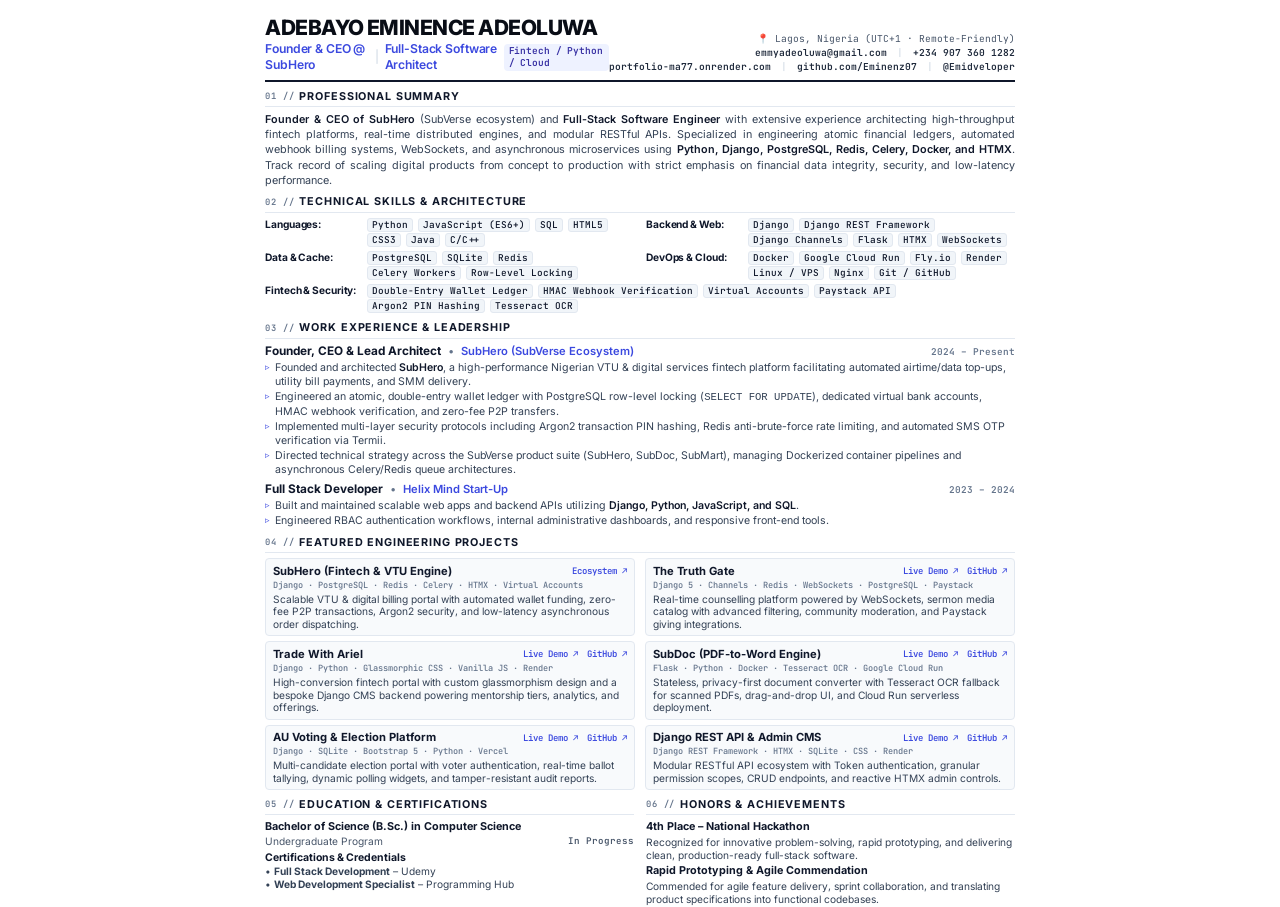
<file: resume_temp.html>
<!DOCTYPE html>
<html lang="en">
<head>
<meta charset="UTF-8">
<title>Adebayo Eminence Adeoluwa - Resume</title>
<link rel="preconnect" href="https://fonts.googleapis.com">
<link rel="preconnect" href="https://fonts.gstatic.com" crossorigin>
<link href="https://fonts.googleapis.com/css2?family=Inter:wght@300;400;500;600;700;800&family=JetBrains+Mono:wght@400;500;600;700&display=swap" rel="stylesheet">
<style>
  @page {
    size: A4;
    margin: 0;
  }
  * {
    box-sizing: border-box;
    margin: 0;
    padding: 0;
    -webkit-print-color-adjust: exact;
    print-color-adjust: exact;
  }
  html, body {
    height: 100%;
  }
  body {
    font-family: 'Inter', -apple-system, BlinkMacSystemFont, 'Segoe UI', Roboto, sans-serif;
    color: #1a1d20;
    background-color: #ffffff;
    line-height: 1.34;
    font-size: 11.2px;
    padding: 16px 22px;
    max-width: 210mm;
    margin: 0 auto;
  }

  /* Header */
  .header {
    border-bottom: 2px solid #0f172a;
    padding-bottom: 6px;
    margin-bottom: 8px;
    display: flex;
    justify-content: space-between;
    align-items: flex-end;
  }
  .header-left {
    flex: 1;
  }
  .name {
    font-size: 21px;
    font-weight: 800;
    letter-spacing: -0.025em;
    color: #090d16;
    text-transform: uppercase;
    line-height: 1.1;
  }
  .title {
    font-size: 12.2px;
    font-weight: 600;
    color: #3b49df;
    letter-spacing: -0.01em;
    margin-top: 2px;
    display: flex;
    align-items: center;
    gap: 6px;
  }
  .title-tag {
    font-family: 'JetBrains Mono', monospace;
    font-size: 9.5px;
    background: #eef2ff;
    color: #3730a3;
    padding: 1px 5px;
    border-radius: 4px;
    font-weight: 600;
  }
  .contacts {
    text-align: right;
    font-family: 'JetBrains Mono', monospace;
    font-size: 9.6px;
    color: #475569;
    line-height: 1.45;
  }
  .contacts a {
    color: #1e293b;
    text-decoration: none;
    font-weight: 600;
  }
  .contacts a:hover {
    color: #3b49df;
  }
  .contacts .separator {
    color: #cbd5e1;
    margin: 0 4px;
  }

  /* Sections */
  .section {
    margin-bottom: 7.5px;
  }
  .section-title {
    font-size: 10.8px;
    font-weight: 700;
    text-transform: uppercase;
    letter-spacing: 0.08em;
    color: #0f172a;
    display: flex;
    align-items: center;
    gap: 5px;
    border-bottom: 1px solid #e2e8f0;
    padding-bottom: 2px;
    margin-bottom: 5px;
  }
  .section-title span.badge-num {
    font-family: 'JetBrains Mono', monospace;
    font-size: 8.8px;
    color: #64748b;
    font-weight: 600;
  }

  /* Summary */
  .summary-text {
    color: #334155;
    font-size: 10.8px;
    line-height: 1.4;
    text-align: justify;
  }
  .summary-text strong {
    color: #0f172a;
    font-weight: 600;
  }

  /* Skills Grid */
  .skills-container {
    display: grid;
    grid-template-columns: 1fr 1fr;
    gap: 3px 12px;
    font-size: 10.6px;
  }
  .skill-group {
    display: flex;
    align-items: baseline;
    gap: 4px;
    line-height: 1.28;
  }
  .skill-cat {
    font-weight: 700;
    color: #0f172a;
    min-width: 98px;
    font-size: 10.2px;
    letter-spacing: -0.01em;
  }
  .skill-list {
    color: #334155;
    flex: 1;
  }
  .pill {
    display: inline-block;
    background: #f1f5f9;
    color: #0f172a;
    padding: 0px 4px;
    border-radius: 3px;
    font-size: 9.4px;
    font-family: 'JetBrains Mono', monospace;
    margin-right: 2px;
    margin-bottom: 1px;
    border: 1px solid #e2e8f0;
    font-weight: 500;
  }

  /* Experience & Projects Items */
  .exp-item {
    margin-bottom: 5px;
  }
  .exp-item:last-child {
    margin-bottom: 0;
  }
  .item-header {
    display: flex;
    justify-content: space-between;
    align-items: baseline;
    margin-bottom: 1.5px;
  }
  .item-role {
    font-size: 11.8px;
    font-weight: 700;
    color: #0f172a;
  }
  .item-company {
    font-weight: 600;
    color: #3b49df;
  }
  .item-date {
    font-family: 'JetBrains Mono', monospace;
    font-size: 9.4px;
    color: #64748b;
    font-weight: 600;
  }
  .item-bullets {
    list-style: none;
    padding-left: 0;
    margin-top: 1px;
  }
  .item-bullets li {
    position: relative;
    padding-left: 10px;
    margin-bottom: 1.5px;
    color: #334155;
    font-size: 10.6px;
    line-height: 1.3;
  }
  .item-bullets li::before {
    content: "▹";
    position: absolute;
    left: 0;
    color: #3b49df;
    font-size: 9px;
  }
  .item-bullets li strong {
    color: #0f172a;
    font-weight: 600;
  }

  /* Project Specifics */
  .project-grid {
    display: grid;
    grid-template-columns: 1fr 1fr;
    gap: 5px 10px;
  }
  .project-card {
    background: #f8fafc;
    border: 1px solid #e2e8f0;
    border-radius: 4px;
    padding: 4.5px 7px;
  }
  .project-title {
    display: flex;
    justify-content: space-between;
    align-items: center;
    margin-bottom: 1px;
  }
  .project-name {
    font-size: 11.2px;
    font-weight: 700;
    color: #0f172a;
  }
  .project-links {
    font-family: 'JetBrains Mono', monospace;
    font-size: 9px;
  }
  .project-links a {
    color: #3b49df;
    text-decoration: none;
    font-weight: 600;
    margin-left: 4px;
  }
  .project-tech {
    font-family: 'JetBrains Mono', monospace;
    font-size: 8.6px;
    color: #64748b;
    margin-bottom: 1.5px;
    font-weight: 500;
  }
  .project-detail {
    font-size: 10.2px;
    color: #334155;
    line-height: 1.25;
  }

  /* Bottom Dual Columns (Education, Certs & Awards) */
  .bottom-grid {
    display: grid;
    grid-template-columns: 1fr 1fr;
    gap: 12px;
  }
  .sub-item {
    margin-bottom: 2.5px;
  }
  .sub-title {
    font-size: 10.8px;
    font-weight: 700;
    color: #0f172a;
  }
  .sub-sub {
    font-size: 10.2px;
    color: #475569;
    display: flex;
    justify-content: space-between;
  }
</style>
</head>
<body>

  <!-- Header -->
  <header class="header">
    <div class="header-left">
      <h1 class="name">Adebayo Eminence Adeoluwa</h1>
      <div class="title">
        Founder &amp; CEO @ SubHero <span style="color:#cbd5e1;font-weight:400;">|</span> Full-Stack Software Architect
        <span class="title-tag">Fintech / Python / Cloud</span>
      </div>
    </div>
    <div class="contacts">
      <div>📍 Lagos, Nigeria (UTC+1 · Remote-Friendly)</div>
      <div>
        <a href="mailto:emmyadeoluwa@gmail.com">emmyadeoluwa@gmail.com</a>
        <span class="separator">|</span>
        <a href="tel:+2349073601282">+234 907 360 1282</a>
      </div>
      <div>
        <a href="https://portfolio-ma77.onrender.com/" target="_blank">portfolio-ma77.onrender.com</a>
        <span class="separator">|</span>
        <a href="https://github.com/Eminenz07" target="_blank">github.com/Eminenz07</a>
        <span class="separator">|</span>
        <a href="https://x.com/Emidveloper" target="_blank">@Emidveloper</a>
      </div>
    </div>
  </header>

  <!-- Summary -->
  <section class="section">
    <div class="section-title"><span class="badge-num">01 //</span> Professional Summary</div>
    <p class="summary-text">
      <strong>Founder &amp; CEO of SubHero</strong> (SubVerse ecosystem) and <strong>Full-Stack Software Engineer</strong> with extensive experience architecting high-throughput fintech platforms, real-time distributed engines, and modular RESTful APIs. Specialized in engineering atomic financial ledgers, automated webhook billing systems, WebSockets, and asynchronous microservices using <strong>Python, Django, PostgreSQL, Redis, Celery, Docker, and HTMX</strong>. Track record of scaling digital products from concept to production with strict emphasis on financial data integrity, security, and low-latency performance.
    </p>
  </section>

  <!-- Technical Skills -->
  <section class="section">
    <div class="section-title"><span class="badge-num">02 //</span> Technical Skills &amp; Architecture</div>
    <div class="skills-container">
      <div class="skill-group">
        <span class="skill-cat">Languages:</span>
        <span class="skill-list">
          <span class="pill">Python</span>
          <span class="pill">JavaScript (ES6+)</span>
          <span class="pill">SQL</span>
          <span class="pill">HTML5</span>
          <span class="pill">CSS3</span>
          <span class="pill">Java</span>
          <span class="pill">C/C++</span>
        </span>
      </div>
      <div class="skill-group">
        <span class="skill-cat">Backend &amp; Web:</span>
        <span class="skill-list">
          <span class="pill">Django</span>
          <span class="pill">Django REST Framework</span>
          <span class="pill">Django Channels</span>
          <span class="pill">Flask</span>
          <span class="pill">HTMX</span>
          <span class="pill">WebSockets</span>
        </span>
      </div>
      <div class="skill-group">
        <span class="skill-cat">Data &amp; Cache:</span>
        <span class="skill-list">
          <span class="pill">PostgreSQL</span>
          <span class="pill">SQLite</span>
          <span class="pill">Redis</span>
          <span class="pill">Celery Workers</span>
          <span class="pill">Row-Level Locking</span>
        </span>
      </div>
      <div class="skill-group">
        <span class="skill-cat">DevOps &amp; Cloud:</span>
        <span class="skill-list">
          <span class="pill">Docker</span>
          <span class="pill">Google Cloud Run</span>
          <span class="pill">Fly.io</span>
          <span class="pill">Render</span>
          <span class="pill">Linux / VPS</span>
          <span class="pill">Nginx</span>
          <span class="pill">Git / GitHub</span>
        </span>
      </div>
      <div class="skill-group" style="grid-column: span 2;">
        <span class="skill-cat">Fintech &amp; Security:</span>
        <span class="skill-list">
          <span class="pill">Double-Entry Wallet Ledger</span>
          <span class="pill">HMAC Webhook Verification</span>
          <span class="pill">Virtual Accounts</span>
          <span class="pill">Paystack API</span>
          <span class="pill">Argon2 PIN Hashing</span>
          <span class="pill">Tesseract OCR</span>
        </span>
      </div>
    </div>
  </section>

  <!-- Work Experience -->
  <section class="section">
    <div class="section-title"><span class="badge-num">03 //</span> Work Experience &amp; Leadership</div>
    
    <div class="exp-item">
      <div class="item-header">
        <div>
          <span class="item-role">Founder, CEO &amp; Lead Architect</span>
          <span style="color:#64748b;margin:0 4px;">•</span>
          <span class="item-company">SubHero (SubVerse Ecosystem)</span>
        </div>
        <span class="item-date">2024 – Present</span>
      </div>
      <ul class="item-bullets">
        <li>Founded and architected <strong>SubHero</strong>, a high-performance Nigerian VTU &amp; digital services fintech platform facilitating automated airtime/data top-ups, utility bill payments, and SMM delivery.</li>
        <li>Engineered an atomic, double-entry wallet ledger with PostgreSQL row-level locking (<code>SELECT FOR UPDATE</code>), dedicated virtual bank accounts, HMAC webhook verification, and zero-fee P2P transfers.</li>
        <li>Implemented multi-layer security protocols including Argon2 transaction PIN hashing, Redis anti-brute-force rate limiting, and automated SMS OTP verification via Termii.</li>
        <li>Directed technical strategy across the SubVerse product suite (SubHero, SubDoc, SubMart), managing Dockerized container pipelines and asynchronous Celery/Redis queue architectures.</li>
      </ul>
    </div>

    <div class="exp-item">
      <div class="item-header">
        <div>
          <span class="item-role">Full Stack Developer</span>
          <span style="color:#64748b;margin:0 4px;">•</span>
          <span class="item-company">Helix Mind Start-Up</span>
        </div>
        <span class="item-date">2023 – 2024</span>
      </div>
      <ul class="item-bullets">
        <li>Built and maintained scalable web apps and backend APIs utilizing <strong>Django, Python, JavaScript, and SQL</strong>.</li>
        <li>Engineered RBAC authentication workflows, internal administrative dashboards, and responsive front-end tools.</li>
      </ul>
    </div>
  </section>

  <!-- Key Engineering Projects -->
  <section class="section">
    <div class="section-title"><span class="badge-num">04 //</span> Featured Engineering Projects</div>
    <div class="project-grid">

      <!-- SubHero Platform -->
      <div class="project-card">
        <div class="project-title">
          <span class="project-name">SubHero (Fintech &amp; VTU Engine)</span>
          <div class="project-links">
            <a href="https://github.com/Eminenz07" target="_blank">Ecosystem ↗</a>
          </div>
        </div>
        <div class="project-tech">Django · PostgreSQL · Redis · Celery · HTMX · Virtual Accounts</div>
        <p class="project-detail">
          Scalable VTU &amp; digital billing portal with automated wallet funding, zero-fee P2P transactions, Argon2 security, and low-latency asynchronous order dispatching.
        </p>
      </div>

      <!-- The Truth Gate -->
      <div class="project-card">
        <div class="project-title">
          <span class="project-name">The Truth Gate</span>
          <div class="project-links">
            <a href="https://the-truth-gate.onrender.com/" target="_blank">Live Demo ↗</a>
            <a href="https://github.com/Eminenz07/the_truth_gate" target="_blank">GitHub ↗</a>
          </div>
        </div>
        <div class="project-tech">Django 5 · Channels · Redis · WebSockets · PostgreSQL · Paystack</div>
        <p class="project-detail">
          Real-time counselling platform powered by WebSockets, sermon media catalog with advanced filtering, community moderation, and Paystack giving integrations.
        </p>
      </div>

      <!-- Trade With Ariel -->
      <div class="project-card">
        <div class="project-title">
          <span class="project-name">Trade With Ariel</span>
          <div class="project-links">
            <a href="https://tradewithariel.onrender.com/" target="_blank">Live Demo ↗</a>
            <a href="https://github.com/Eminenz07/tradewithariel" target="_blank">GitHub ↗</a>
          </div>
        </div>
        <div class="project-tech">Django · Python · Glassmorphic CSS · Vanilla JS · Render</div>
        <p class="project-detail">
          High-conversion fintech portal with custom glassmorphism design and a bespoke Django CMS backend powering mentorship tiers, analytics, and offerings.
        </p>
      </div>

      <!-- SubDoc -->
      <div class="project-card">
        <div class="project-title">
          <span class="project-name">SubDoc (PDF-to-Word Engine)</span>
          <div class="project-links">
            <a href="https://subdoc-582204185999.us-central1.run.app/" target="_blank">Live Demo ↗</a>
            <a href="https://github.com/Eminenz07/subdoc" target="_blank">GitHub ↗</a>
          </div>
        </div>
        <div class="project-tech">Flask · Python · Docker · Tesseract OCR · Google Cloud Run</div>
        <p class="project-detail">
          Stateless, privacy-first document converter with Tesseract OCR fallback for scanned PDFs, drag-and-drop UI, and Cloud Run serverless deployment.
        </p>
      </div>

      <!-- AU Voting System -->
      <div class="project-card">
        <div class="project-title">
          <span class="project-name">AU Voting &amp; Election Platform</span>
          <div class="project-links">
            <a href="https://au-voting-system-chi.vercel.app/" target="_blank">Live Demo ↗</a>
            <a href="https://github.com/Eminenz07/voting-system2" target="_blank">GitHub ↗</a>
          </div>
        </div>
        <div class="project-tech">Django · SQLite · Bootstrap 5 · Python · Vercel</div>
        <p class="project-detail">
          Multi-candidate election portal with voter authentication, real-time ballot tallying, dynamic polling widgets, and tamper-resistant audit reports.
        </p>
      </div>

      <!-- Django REST API & Admin CMS -->
      <div class="project-card">
        <div class="project-title">
          <span class="project-name">Django REST API &amp; Admin CMS</span>
          <div class="project-links">
            <a href="https://django-blog-api-292e.onrender.com/" target="_blank">Live Demo ↗</a>
            <a href="https://github.com/Eminenz07/django-blog-api" target="_blank">GitHub ↗</a>
          </div>
        </div>
        <div class="project-tech">Django REST Framework · HTMX · SQLite · CSS · Render</div>
        <p class="project-detail">
          Modular RESTful API ecosystem with Token authentication, granular permission scopes, CRUD endpoints, and reactive HTMX admin controls.
        </p>
      </div>

    </div>
  </section>

  <!-- Bottom Grid: Education, Certifications & Honors -->
  <section class="section" style="margin-bottom: 0;">
    <div class="bottom-grid">
      <!-- Education & Certifications -->
      <div>
        <div class="section-title"><span class="badge-num">05 //</span> Education &amp; Certifications</div>
        <div class="sub-item">
          <div class="sub-title">Bachelor of Science (B.Sc.) in Computer Science</div>
          <div class="sub-sub"><span>Undergraduate Program</span> <span style="font-family:'JetBrains Mono';font-size:9.2px;font-weight:600;">In Progress</span></div>
        </div>
        <div class="sub-item" style="margin-top: 2px;">
          <div class="sub-title" style="font-size:10.5px;">Certifications &amp; Credentials</div>
          <div style="font-size:10.2px;color:#334155;line-height:1.3;">
            • <strong>Full Stack Development</strong> – Udemy<br/>
            • <strong>Web Development Specialist</strong> – Programming Hub
          </div>
        </div>
      </div>

      <!-- Honors & Achievements -->
      <div>
        <div class="section-title"><span class="badge-num">06 //</span> Honors &amp; Achievements</div>
        <div class="sub-item">
          <div class="sub-title">4th Place – National Hackathon</div>
          <div style="font-size:10.2px;color:#334155;line-height:1.28;margin-top:1px;">
            Recognized for innovative problem-solving, rapid prototyping, and delivering clean, production-ready full-stack software.
          </div>
        </div>
        <div class="sub-item" style="margin-top: 2px;">
          <div class="sub-title">Rapid Prototyping &amp; Agile Commendation</div>
          <div style="font-size:10.2px;color:#334155;line-height:1.28;margin-top:1px;">
            Commended for agile feature delivery, sprint collaboration, and translating product specifications into functional codebases.
          </div>
        </div>
      </div>
    </div>
  </section>

</body>
</html>
</file>
